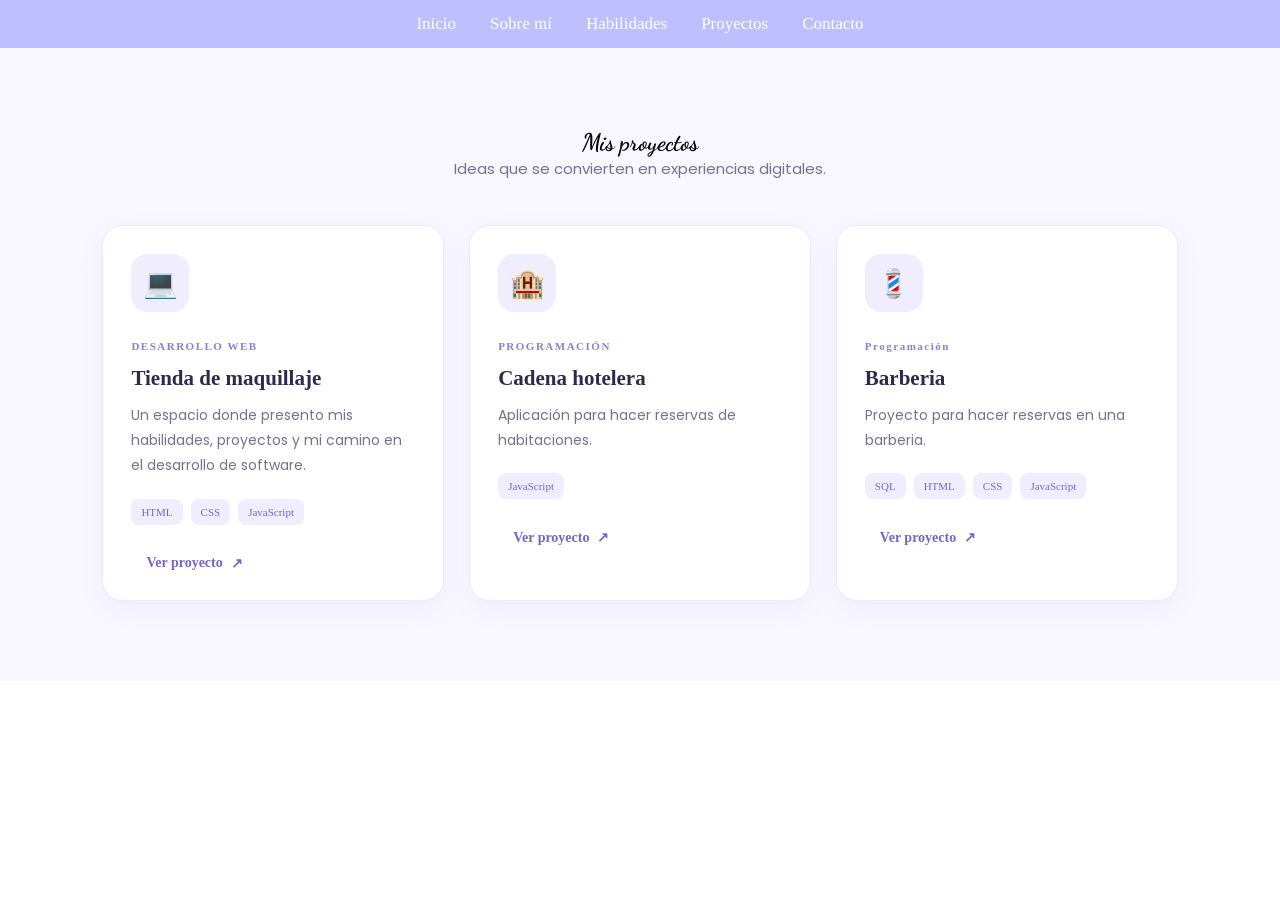
<file: proyects.html>
<!DOCTYPE html>
<html lang="en">
<head>
    <meta charset="UTF-8">
    <meta name="viewport" content="width=device-width, initial-scale=1.0">
    <link rel="stylesheet" href="./css/projects.css">
        <link href="https://fonts.googleapis.com/css2?family=Poppins:wght@300;400;500;600;700&display=swap" rel="stylesheet">
    <link href="https://fonts.googleapis.com/css2?family=Dancing+Script:wght@400;500;600;700&display=swap" rel="stylesheet">
    <title>Document</title>
</head>
<body>
    <nav>
    <a href="index.html">Inicio</a>
    <a href="./Portafolio/Sobremi.html">Sobre mí</a>
    <a href="./Portafolio/Habilidades.html">Habilidades</a>
    <a href="./proyectos.html">Proyectos</a>
    <a href="./Portafolio/Contacto.html">Contacto</a>
</nav>
    
<section id="proyectos" class="seccion-proyectos">
    <div class="titulo-proyectos">
        <h1>Mis proyectos</h1>
        <p>Ideas que se convierten en experiencias digitales.</p>
    </div>

    <div class="contenedor-proyectos">

        <article class="tarjeta-proyecto">
            <div class="icono-proyecto">💻</div>
            <span class="categoria">DESARROLLO WEB</span>
            <h3>Tienda de maquillaje</h3>
            <p>Un espacio donde presento mis habilidades,
            proyectos y mi camino en el desarrollo de software.</p>
            <div class="tecnologias">
                <span>HTML</span>
                <span>CSS</span>
                <span>JavaScript</span>
            </div>
            <a href="https://github.com/YaritzaParra/Zib-" class="enlace-proyecto">
                Ver proyecto <span>↗</span>
            </a>
        </article>

        <article class="tarjeta-proyecto">
            <div class="icono-proyecto">🏨</div>
            <span class="categoria">PROGRAMACIÓN</span>
            <h3>Cadena hotelera</h3>
            <p>Aplicación para hacer reservas de habitaciones.</p>
            <div class="tecnologias">
                 <span>JavaScript</span>
            </div>
            <a href="https://github.com/YaritzaParra/CadenaHotelera" class="enlace-proyecto">
                Ver proyecto <span>↗</span>
            </a>
        </article>

        <article class="tarjeta-proyecto">
            <div class="icono-proyecto">💈</div>
            <span class="categoria">Programación</span>
            <h3>Barberia</h3>
            <p>Proyecto para hacer reservas en una barberia.</p>
            <div class="tecnologias">
                <span>SQL</span>
                <span>HTML</span>
                <span>CSS</span>
                <span>JavaScript</span>
            </div>
            <a href="https://github.com/YaritzaParra/barberiaprofe" class="enlace-proyecto">
                Ver proyecto <span>↗</span>
            </a>
        </article>

    </div>
</section>



</body>
</html>
</file>
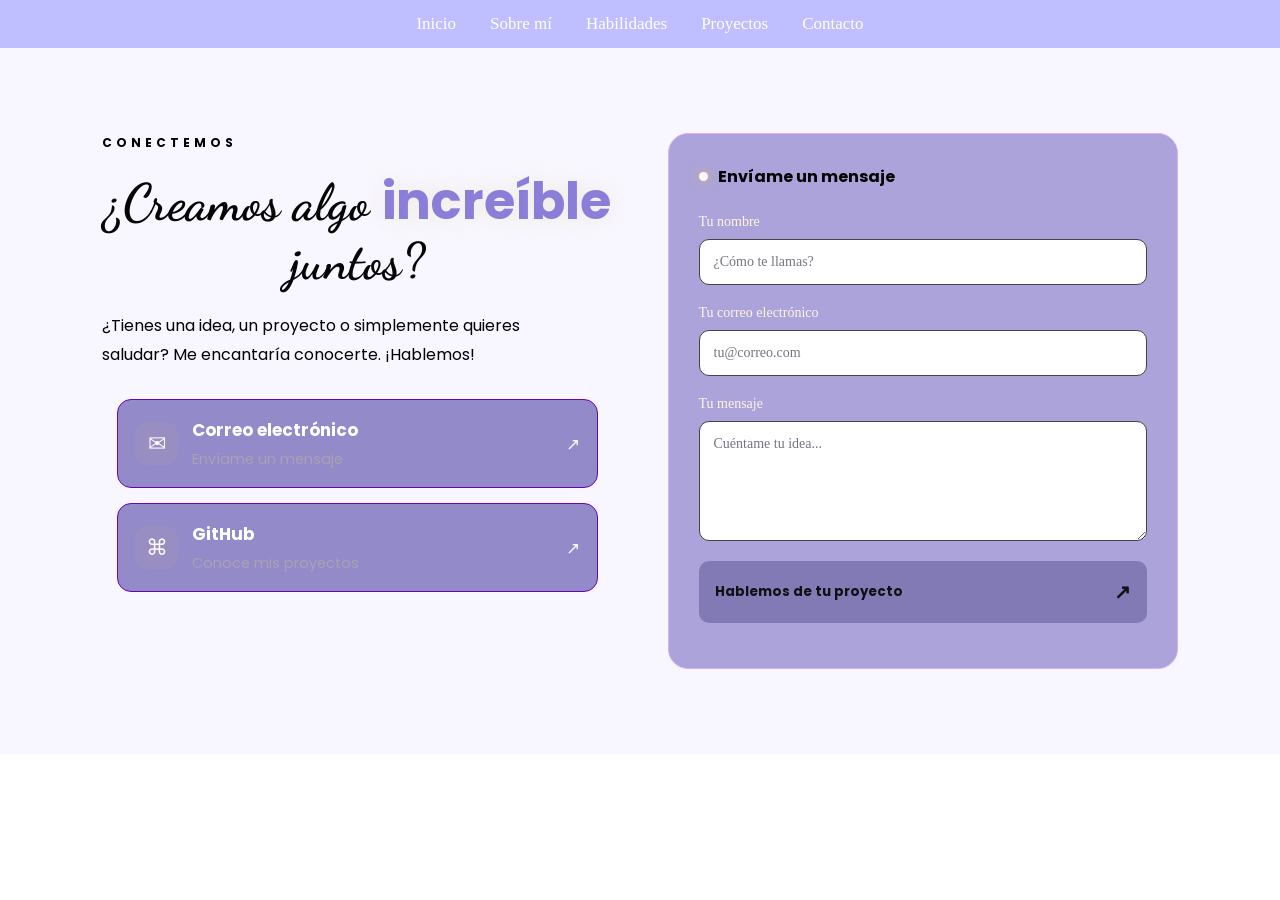
<file: Portafolio/Contacto.html>
<!DOCTYPE html>
<html lang="en">
<head>
    <meta charset="UTF-8">
    <meta name="viewport" content="width=device-width, initial-scale=1.0">
      <link rel="stylesheet" href="../css/index.css">
      <link rel="stylesheet" href="../js/Contacto.js">
      <link rel="stylesheet" href="../css/Contacto.css">
            <link href="https://fonts.googleapis.com/css2?family=Poppins:wght@300;400;500;600;700&display=swap" rel="stylesheet">
      <link href="https://fonts.googleapis.com/css2?family=Dancing+Script:wght@400;500;600;700&display=swap" rel="stylesheet">
    <title>Document</title>
</head>
<body>
    <nav>
    <a href="../index.html">Inicio</a>
    <a href="./Sobremi.html">Sobre mí</a>
    <a href="./Habilidades.html">Habilidades</a>
    <a href="../proyects.html">Proyectos</a>
    <a href="./Contacto.html">Contacto</a>
</nav>
<section class="contacto" id="contacto">

    <div class="contacto-info">
        <span class="etiqueta">CONECTEMOS</span>

        <h2>¿Creamos algo <span>increíble</span> juntos?</h2>

        <p>
            ¿Tienes una idea, un proyecto o simplemente quieres
            saludar? Me encantaría conocerte. ¡Hablemos!
        </p>

        <div class="tarjetas-contacto">
            <a href="https://workspace.google.com/intl/es-419/gmail/"
               class="tarjeta-contacto">
                <span class="icono">✉</span>
                <span>
                    <strong>Correo electrónico</strong>
                    <small>Envíame un mensaje</small>
                </span>
                <span class="flecha">↗</span>
            </a>

            <a href="https://github.comhttps//github.com/YaritzaParra"
               target="_blank"
               rel="noopener noreferrer"
               class="tarjeta-contacto">
                <span class="icono">⌘</span>
                <span>
                    <strong>GitHub</strong>
                    <small>Conoce mis proyectos</small>
                </span>
                <span class="flecha">↗</span>
            </a>
        </div>
    </div>

    <form class="formulario-contacto" id="formContacto">

        <div class="formulario-titulo">
            <span class="punto"></span>
            <span>Envíame un mensaje</span>
        </div>

        <div class="campo">
            <label for="nombre">Tu nombre</label>
            <input type="text" id="nombre"
                   placeholder="¿Cómo te llamas?" required>
        </div>

        <div class="campo">
            <label for="correo">Tu correo electrónico</label>
            <input type="email" id="correo"
                   placeholder="tu@correo.com" required>
        </div>

        <div class="campo">
            <label for="mensaje">Tu mensaje</label>
            <textarea id="mensaje"
                      placeholder="Cuéntame tu idea..."
                      required></textarea>
        </div>

        <button type="submit" id="btnEnviar">
            <span>Hablemos de tu proyecto</span>
            <span class="flecha-boton">↗</span>
        </button>

        <p id="respuestaContacto" role="status"
           aria-live="polite"></p>

    </form>

</section>
</body>
</html>
</file>
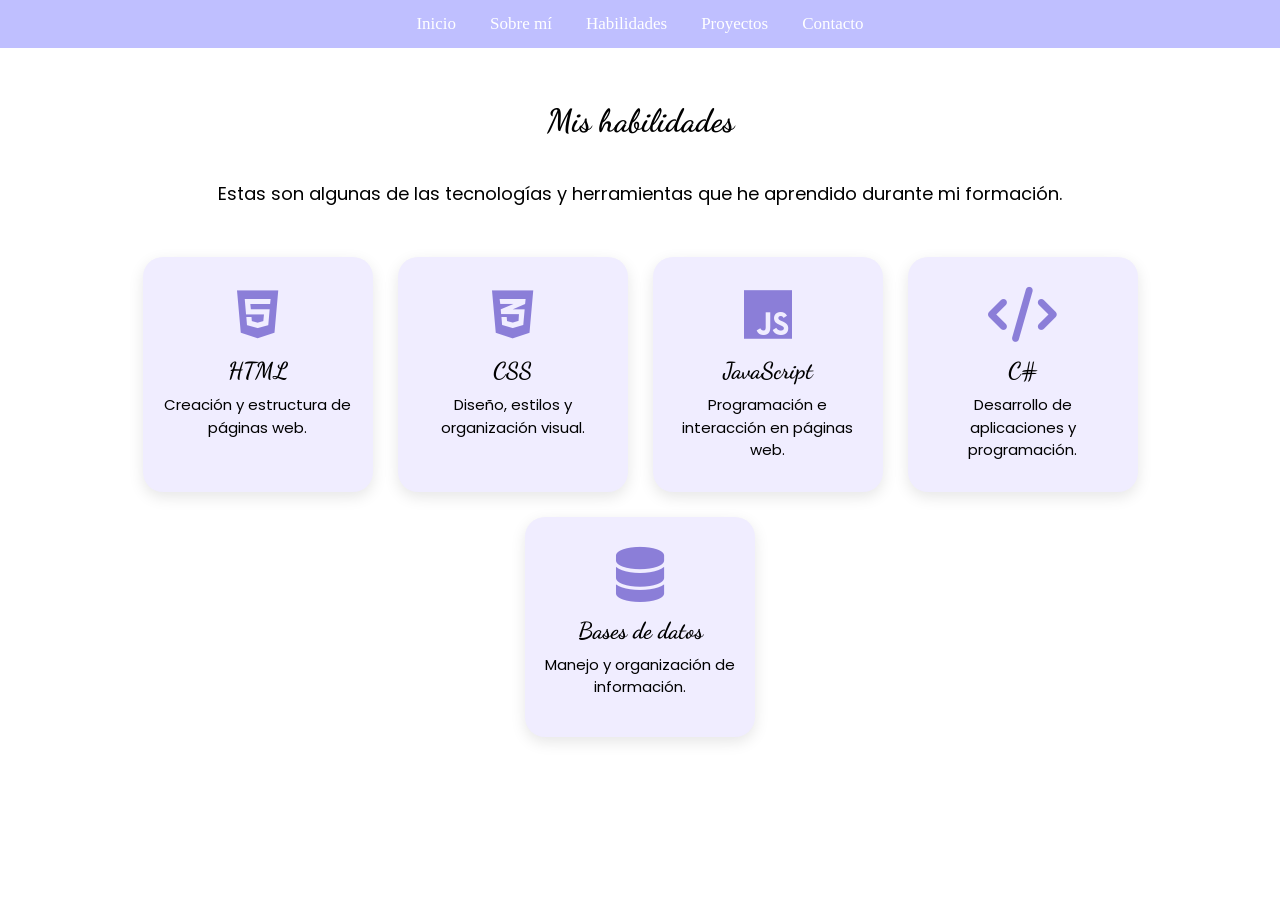
<file: Portafolio/Habilidades.html>
<!DOCTYPE html>
<html lang="en">
<head>
    <meta charset="UTF-8">
    <meta name="viewport" content="width=device-width, initial-scale=1.0">
      <link rel="stylesheet" href="../css/index.css">
      <link href="https://fonts.googleapis.com/css2?family=Poppins:wght@300;400;500;600;700&display=swap" rel="stylesheet">
      <link href="https://fonts.googleapis.com/css2?family=Dancing+Script:wght@400;500;600;700&display=swap" rel="stylesheet">
      <link rel="stylesheet" href="../css/Habilidades.css">
      <link rel="stylesheet"
        href="https://cdnjs.cloudflare.com/ajax/libs/font-awesome/6.5.2/css/all.min.css">
    <title>Document</title>
</head>
<body>
    <nav>
    <a href="../index.html">Inicio</a>
    <a href="./Sobremi.html">Sobre mí</a>
    <a href="./Habilidades.html">Habilidades</a>
    <a href="../proyects.html">Proyectos</a>
    <a href="./Contacto.html">Contacto</a>
    </nav>

    <br><br><br>

        <h1>Mis habilidades</h1>
        <section class="habilidades">

        <p class="descripcion">
            Estas son algunas de las tecnologías y herramientas
            que he aprendido durante mi formación.
        </p>


        <div class="contenedor-tarjetas">

            <!-- HTML -->
            <div class="tarjeta">
                <i class="fa-brands fa-html5 icono"></i>

                <h2>HTML</h2>

                <p>
                    Creación y estructura de páginas web.
                </p>
            </div>


            <!-- CSS -->
            <div class="tarjeta">
                <i class="fa-brands fa-css3-alt icono"></i>

                <h2>CSS</h2>

                <p>
                    Diseño, estilos y organización visual.
                </p>
            </div>


            <!-- JavaScript -->
            <div class="tarjeta">
                <i class="fa-brands fa-js icono"></i>

                <h2>JavaScript</h2>

                <p>
                    Programación e interacción en páginas web.
                </p>
            </div>


            <!-- C# -->
            <div class="tarjeta">
                <i class="fa-solid fa-code icono"></i>

                <h2>C#</h2>

                <p>
                    Desarrollo de aplicaciones y programación.
                </p>
            </div>


            <!-- Bases de datos -->
            <div class="tarjeta">
                <i class="fa-solid fa-database icono"></i>

                <h2>Bases de datos</h2>

                <p>
                    Manejo y organización de información.
                </p>
            </div>

        </div>

    </section>

</body>
</html>
</file>
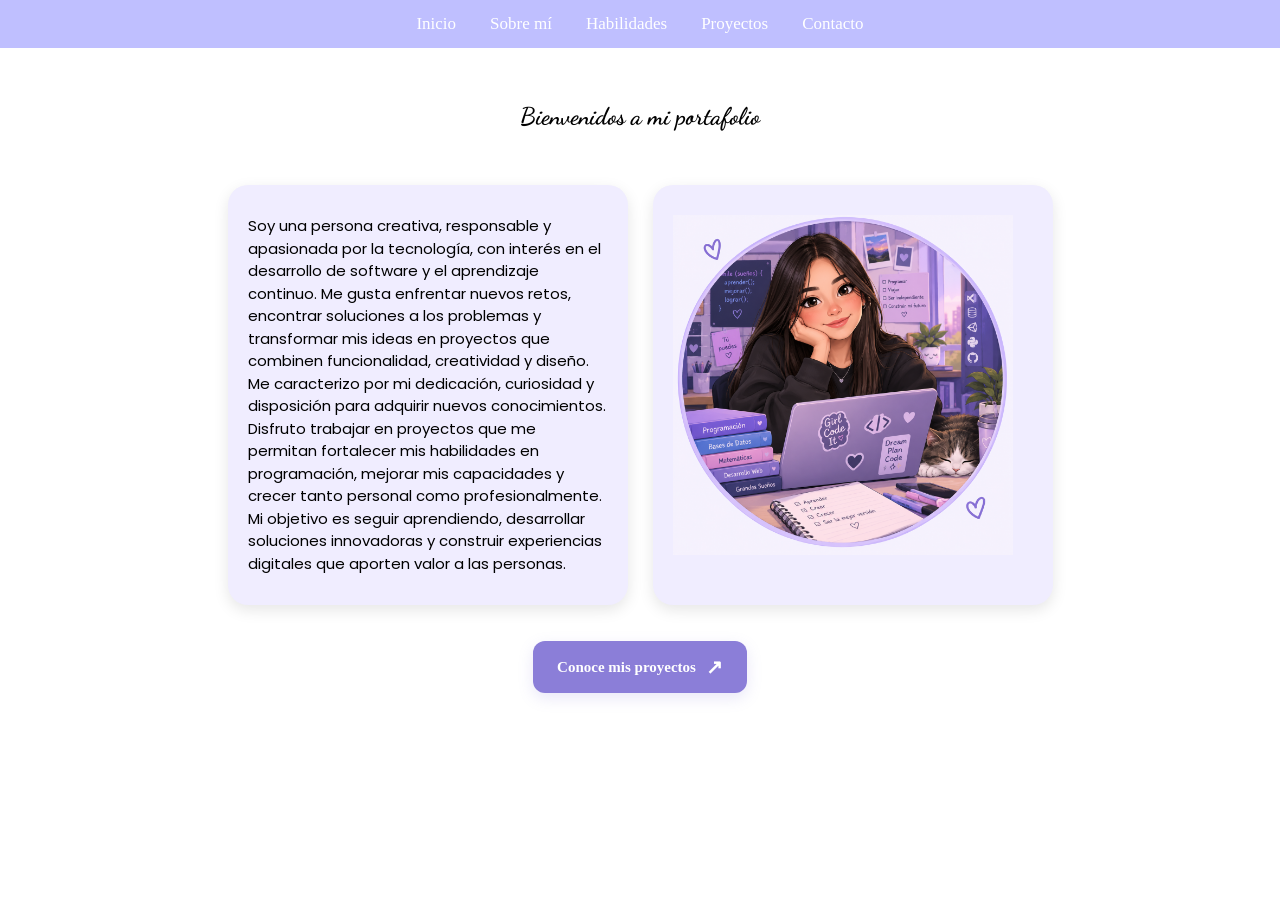
<file: Portafolio/Sobremi.html>
<!DOCTYPE html>
<html lang="en">
<head>
    <meta charset="UTF-8">
    <meta name="viewport" content="width=device-width, initial-scale=1.0">
      <link rel="stylesheet" href="../css/index.css">
      <link rel="stylesheet" href="../css/Sobremi.css">
      <link href="https://fonts.googleapis.com/css2?family=Poppins:wght@300;400;500;600;700&display=swap" rel="stylesheet">
      <link href="https://fonts.googleapis.com/css2?family=Dancing+Script:wght@400;500;600;700&display=swap" rel="stylesheet">
      <link rel="stylesheet"
        href="https://cdnjs.cloudflare.com/ajax/libs/font-awesome/6.5.2/css/all.min.css">
    <title>Document</title>
</head>
<body>
    <nav>
    <a href="../index.html">Inicio</a>
    <a href="./Sobremi.html">Sobre mí</a>
    <a href="./Habilidades.html">Habilidades</a>
    <a href="../proyects.html">Proyectos</a>
    <a href="./Contacto.html">Contacto</a>
</nav>

<br><br><br>
    <h2>Bienvenidos a mi portafolio</h2>
<br><br><br>

    <div class="contenedor-tarjetas">
            <div class="tarjeta">

                <p>
                    Soy una persona creativa, responsable y apasionada por la tecnología, con interés en el desarrollo de software y el aprendizaje continuo. Me gusta enfrentar nuevos retos, encontrar soluciones a los problemas y transformar mis ideas en proyectos que combinen funcionalidad, creatividad y diseño.

                    Me caracterizo por mi dedicación, curiosidad y disposición para adquirir nuevos conocimientos. Disfruto trabajar en proyectos                     que me permitan fortalecer mis habilidades en programación, mejorar mis capacidades y crecer tanto personal como                     profesionalmente.

                    Mi objetivo es seguir aprendiendo, desarrollar soluciones innovadoras y construir experiencias digitales que aporten valor a las                     personas.
                </p>
            </div>

            <div class="tarjeta">
                <img src="../img/Chica creativa en su rincón de código.png" alt="">
            </div>

    </div>
<br><br>
             <center>
                <a href="../proyects.html" class="btn-proyectos">
             Conoce mis proyectos
             <span>↗</span>
             </a>
             </center>               


</body>
</html>
</file>
<file: css/projects.css>
* {
    margin: 0;
    padding: 0;
    box-sizing: border-box;
}

body {
    margin: 0;

}

/* Menú */
nav {
    background-color: #bfbfff;
    padding: 14px;
    text-align: center;
}

.navbar-brand {
    font-family: 'Dancing Script', cursive !important;
    font-size: 20px !important;
}

.fa-heart {
    font-size: 17px;
}
.navbar {
    padding: 3px 30px;
}

.navbar .nav-link {
    font-size: 16px;
}
/* Enlaces del menú */
a {
    color: white;
    text-decoration: none;
    margin: 0 15px;
    font-size: 17px;
}

/* Cuando paso el mouse */
a:hover {
    color: #8f70ff;
}

.navbar .nav-link {
     font-family: 'Poppins', sans-serif;
    color: white !important;
}

.navbar .nav-link:hover {
    color: #6c5ce7 !important;
}

.navbar .navbar-brand {
    color: white !important;
}


.seccion-proyectos {
    padding: 80px 8%;
    background-color: #f8f7ff;
}

.titulo-proyectos {
    text-align: center;
    margin-bottom: 45px;
}

.titulo-proyectos span {
    color: #8b7ed8;
    font-size: 12px;
    font-weight: bold;
    letter-spacing: 3px;
}

.titulo-proyectos h2 {
    color: #30284d;
    font-size: 36px;
    margin: 12px 0;
}

.titulo-proyectos p {
    color: #77718e;
    font-size: 15px;
}

.contenedor-proyectos {
    display: grid;
    grid-template-columns: repeat(3, minmax(0, 1fr));
    gap: 25px;
    max-width: 1150px;
    margin: 0 auto;
}

.tarjeta-proyecto {
    background: #ffffff;
    border: 1px solid #ece7ff;
    border-radius: 20px;
    padding: 28px;
    box-shadow: 0 8px 25px #8b7ed815;
    transition: transform 0.3s ease,
                box-shadow 0.3s ease;
}

.tarjeta-proyecto:hover {
    transform: translateY(-8px);
    box-shadow: 0 15px 35px #8b7ed830;
}

.icono-proyecto {
    width: 58px;
    height: 58px;
    display: flex;
    align-items: center;
    justify-content: center;
    background: #f0edff;
    border-radius: 16px;
    font-size: 28px;
    margin-bottom: 24px;
}

.categoria {
    color: #8b7ed8;
    font-size: 11px;
    font-weight: bold;
    letter-spacing: 1.5px;
}

.tarjeta-proyecto h3 {
    color: #30284d;
    font-size: 21px;
    margin: 12px 0;
}

.tarjeta-proyecto p {
    color: #77718e;
    font-size: 14px;
    line-height: 1.8;
}

.tecnologias {
    display: flex;
    flex-wrap: wrap;
    gap: 8px;
    margin: 20px 0;
}

.tecnologias span {
    background: #f0edff;
    color: #7566c5;
    padding: 7px 10px;
    border-radius: 8px;
    font-size: 11px;
}

.enlace-proyecto {
    display: inline-flex;
    align-items: center;
    gap: 8px;
    color: #7566c5;
    font-size: 14px;
    font-weight: bold;
    text-decoration: none;
    margin-top: 10px;
}

.enlace-proyecto span {
    transition: transform 0.3s ease;
}

.enlace-proyecto:hover span {
    transform: translate(4px, -4px);
}

@media (max-width: 900px) {
    .contenedor-proyectos {
        grid-template-columns: repeat(2, minmax(0, 1fr));
    }
}

@media (max-width: 600px) {
    .seccion-proyectos {
        padding: 55px 6%;
    }

    .contenedor-proyectos {
        grid-template-columns: 1fr;
    }

    .titulo-proyectos h2 {
        font-size: 30px;
    }
}
h1{
    text-align: center;
        font-family: 'Dancing Script', cursive !important;
}
p{
    font-family: 'Poppins', sans-serif;
}

h2{
    text-align: center;
        font-family: 'Dancing Script', cursive !important;
}
</file>
<file: css/index.css>
/* Menú */
* {
    margin: 0;
    padding: 0;
    box-sizing: border-box;
}

body {
    margin: 0;

}

nav {
    background-color: #bfbfff;
    padding: 14px;
    text-align: center;
}

.navbar-brand {
    font-family: 'Dancing Script', cursive !important;
    font-size: 20px !important;
}

.corazon {
    font-size: 20px;
    animation: latido 1s infinite;
}

@keyframes latido {
    0% {
        transform: scale(1);
    }

    50% {
        transform: scale(1.2);
    }

    100% {
        transform: scale(1);
    }
}
.navbar {
    padding: 3px 30px;
}

.navbar .nav-link {
    font-size: 16px;
}
/* Enlaces del menú */
a {
    color: white;
    text-decoration: none;
    margin: 0 15px;
    font-size: 17px;
}

/* Cuando paso el mouse */
a:hover {
    color: #8f70ff;
}

.navbar .nav-link {
     font-family: 'Poppins', sans-serif;
    color: white !important;
}

.navbar .nav-link:hover {
    color: #6c5ce7 !important;
}

.navbar .navbar-brand {
    color: white !important;
}
.inicio {
    background-image: 
        linear-gradient(rgba(255, 255, 255, 0.7), 
                        rgba(255, 255, 255, 0.7)),
        url("../img/ChatGPT\ Image\ 13\ sept\ 2026\,\ 20_12_40.png");

    background-size: cover;
    background-position: center;

    min-height: 680px;

    display: flex;
    justify-content: space-between;
    align-items: center;

    padding: 40px 100px;
}

.texto-inicio {
    width: 60%;
    text-align: right;
}

.imagen-inicio {
    width: 50%;
    text-align: center;
}

.imagen-inicio img {
    width: 400px;
}
p{
    font-family: 'Poppins', sans-serif;
}
h1{
    font-family: 'Poppins', sans-serif;
}
</file>
<file: css/Contacto.css>
/* SECCION CONTACTO */

.contacto {
    position: relative;
    overflow: hidden;
    isolation: isolate;
    display: grid;
    grid-template-columns: 1fr 1fr;
    gap: 55px;
    padding: 85px 8%;
    background: #f8f7ff;
    color: #050505;
}

/* Luz dorada de fondo */

.contacto::before {
    content: "";
    position: absolute;
    width: 350px;
    height: 350px;
    top: -150px;
    left: -100px;
    filter: blur(90px);
    border-radius: 50%;
    pointer-events: none;
    z-index: -1;
}



/* INFORMACION */

.contacto-info,
.formulario-contacto {
    position: relative;
    z-index: 1;
    animation: aparecer 1s ease both;
}

.contacto-info {
    animation-delay: 0.1s;
}

.formulario-contacto {
    animation-delay: 0.3s;
}

@keyframes aparecer {
    from {
        opacity: 0;
        transform: translateY(25px);
    }

    to {
        opacity: 1;
        transform: translateY(0);
    }
}

.etiqueta {
    color: #000000;
    font-size: 12px;
    letter-spacing: 4px;
    font-weight: bold;
}

.contacto-info h2 {
    margin: 20px 0;
    font-size: clamp(34px, 4vw, 52px);
    line-height: 1.15;
}

.contacto-info h2 span {
    color: #8b7ed8;
    text-shadow: 0 0 25px #D7B66D35;
}

.contacto-info > p {
    color: #010101;
    line-height: 1.8;
    max-width: 440px;
}

/* TARJETAS */

.tarjetas-contacto {
    display: flex;
    flex-direction: column;
    gap: 15px;
    margin-top: 30px;
}

.tarjeta-contacto {
    display: flex;
    align-items: center;
    gap: 14px;
    padding: 17px;
    border: 1px solid #6a06ad;
    border-radius: 14px;
    background: #938aca;
    color: #fffefe;
    text-decoration: none;
    transition: 0.35s ease;
}

.tarjeta-contacto:hover {
    transform: translateX(8px);
    border-color: #fff8f8;
    box-shadow: 0 0 22px #ffffff15;
}

.icono {
    display: grid;
    place-items: center;
    width: 43px;
    height: 43px;
    flex-shrink: 0;
    border-radius: 12px;
    background: #D7B66D18;
    color: #fff8f8;
    font-size: 22px;
}

.tarjeta-contacto strong,
.tarjeta-contacto small {
    display: block;
}

.tarjeta-contacto small {
    margin-top: 6px;
    color: #A9A2B0;
}

.flecha {
    margin-left: auto;
    color: #fff8f8;
    transition: transform 0.3s;
}

.tarjeta-contacto:hover .flecha {
    transform: translate(3px, -3px);
}

/* FORMULARIO */

.formulario-contacto {
    padding: 30px;
    border: 1px solid #deadff;
    border-radius: 20px;
    background: #aba3d9;
    box-shadow: 0 15px 50px #fffafa25;
}

.formulario-titulo {
    display: flex;
    align-items: center;
    gap: 10px;
    margin-bottom: 25px;
    font-weight: bold;
}

.punto {
    width: 9px;
    height: 9px;
    border-radius: 50%;
    background: #fff6f6;
    box-shadow: 0 0 12px #D7B66D;
    animation: pulso 2s infinite;
}

@keyframes pulso {
    50% {
        box-shadow: 0 0 20px #fffefc;
        opacity: 0.6;
    }
}

.campo {
    display: flex;
    flex-direction: column;
    gap: 9px;
    margin-bottom: 20px;
}

.campo label {
    color: #fff6e5;
    font-size: 14px;
}

.campo input,
.campo textarea {
    width: 100%;
    padding: 14px;
    border: 1px solid #48414D;
    border-radius: 10px;
    color: #F7F2E9;
    font-family: inherit;
    font-size: 14px;
    outline: none;
    transition: 0.3s;
}

.campo input::placeholder,
.campo textarea::placeholder {
    color: #797381;
}

.campo input:focus,
.campo textarea:focus {
    border-color: #f3efe6;
    box-shadow: 0 0 0 3px #D7B66D18,
                0 0 18px #D7B66D10;
}

.campo textarea {
    min-height: 120px;
    resize: vertical;
}

/* BOTON CON BRILLO */

#btnEnviar {
    position: relative;
    overflow: hidden;
    display: flex;
    align-items: center;
    justify-content: space-between;
    gap: 12px;
    width: 100%;
    padding: 16px;
    border: none;
    border-radius: 10px;
    background: #817ab4;
    color: #101014;
    font-weight: bold;
    cursor: pointer;
    transition: 0.3s;
}

#btnEnviar::before {
    content: "";
    position: absolute;
    top: 0;
    left: -120%;
    width: 70%;
    height: 100%;
    background: linear-gradient(
        110deg,
        transparent,
        #fff3f390,
        transparent
    );
    transform: skewX(-20deg);
    transition: left 0.6s;
}

#btnEnviar:hover::before {
    left: 150%;
}

#btnEnviar:hover {
    transform: translateY(-3px);
    box-shadow: 0 8px 28px #D7B66D35;
    background: #7570a3;
}

#btnEnviar:disabled {
    opacity: 0.6;
    cursor: wait;
    transform: none;
}

.flecha-boton {
    font-size: 20px;
    transition: transform 0.3s;
}

#btnEnviar:hover .flecha-boton {
    transform: translate(4px, -4px);
}

#respuestaContacto {
    margin-top: 15px;
    color: #D7B66D;
    font-size: 14px;
    line-height: 1.6;
}

#respuestaContacto:not(:empty) {
    animation: aparecer 0.4s ease;
}

/* CELULARES */

@media (max-width: 750px) {
    .contacto {
        grid-template-columns: 1fr;
        gap: 35px;
        padding: 45px 22px;
    }

    .contacto-info h2 {
        font-size: 36px;
    }

    .formulario-contacto {
        padding: 22px;
    }
}

/* RESPETAR PREFERENCIAS DE MOVIMIENTO */

@media (prefers-reduced-motion: reduce) {
    .particulas span,
    .punto {
        animation: none;
    }

    .contacto-info,
    .formulario-contacto {
        animation: none;
    }

    * {
        scroll-behavior: auto !important;
        transition-duration: 0.01ms !important;
    }
}

h1{
    text-align: center;
        font-family: 'Dancing Script', cursive !important;
}
p{
    font-family: 'Poppins', sans-serif;
}

h2{
    text-align: center;
        font-family: 'Dancing Script', cursive !important;
}
span{
     font-family: 'Poppins', sans-serif;
}
</file>
<file: css/Habilidades.css>
* {
    margin: 0;
    padding: 0;
    box-sizing: border-box;
}

body {
    margin: 0;

}

.habilidades {
    text-align: center;
    padding: 40px 40px 60px 40px;
}
.descripcion {
    font-size: 18px;
    margin-bottom:50px;
}


/* CONTENEDOR */

.contenedor-tarjetas {
    display: flex;
    justify-content: center;
    flex-wrap: wrap;
    gap: 25px;
}


/* TARJETAS */

.tarjeta {
    width: 230px;
    min-height: 220px;

    padding: 30px 20px;

    background-color: #f0edff;

    border-radius: 20px;

    box-shadow: 0 5px 15px rgba(0, 0, 0, 0.10);

    transition: all 0.3s ease;
}


/* ICONOS */

.icono {
    font-size: 55px;
    color: #8b7ed8;

    margin-bottom: 15px;
}


/* TITULO */

.tarjeta h2 {
    font-size: 23px;
    margin-bottom: 10px;
}


/* TEXTO */

.tarjeta p {
    font-size: 15px;
    line-height: 1.5;
}


/* ANIMACIÓN */

.tarjeta:hover {
    transform: translateY(-10px);

    box-shadow: 0 12px 25px rgba(0, 0, 0, 0.18);
}


/* ANIMACIÓN DEL ÍCONO */

.tarjeta:hover .icono {
    transform: scale(1.15);
}

.icono {
    transition: transform 0.3s ease;
}
h1{
    text-align: center;
        font-family: 'Dancing Script', cursive !important;
}
p{
    font-family: 'Poppins', sans-serif;
}

h2{
    text-align: center;
        font-family: 'Dancing Script', cursive !important;
}
</file>
<file: css/Sobremi.css>
.contenedor-tarjetas {
    display: flex;
    justify-content: center;
    flex-wrap: wrap;
    gap: 25px;
}


/* TARJETAS */

.tarjeta {
    width: 400px;
    min-height: 110px;

    padding: 30px 20px;

    background-color: #f0edff;

    border-radius: 20px;

    box-shadow: 0 5px 15px rgba(0, 0, 0, 0.10);

    transition: all 0.3s ease;
}

img{

    width: 340px;
}

/* ICONOS */

.icono {
    font-size: 55px;
    color: #8b7ed8;

    margin-bottom: 15px;
}


/* TITULO */

.tarjeta h2 {
    font-size: 23px;
    margin-bottom: 10px;
}


/* TEXTO */

.tarjeta p {
    font-size: 15px;
    line-height: 1.5;
}


/* ANIMACIÓN */

.tarjeta:hover {
    transform: translateY(-10px);

    box-shadow: 0 12px 25px rgba(0, 0, 0, 0.18);
}


/* ANIMACIÓN DEL ÍCONO */

.tarjeta:hover .icono {
    transform: scale(1.15);
}

.icono {
    transition: transform 0.3s ease;
}
h1{
    text-align: center;
        font-family: 'Dancing Script', cursive !important;
}
p{
    font-family: 'Poppins', sans-serif;
}
h2{
    text-align: center;
        font-family: 'Dancing Script', cursive !important;
}


.btn-proyectos {
    display: inline-flex;
    align-items: center;
    gap: 10px;
    padding: 14px 24px;
    background-color: #8b7ed8;
    color: white;
    text-decoration: none;
    border-radius: 12px;
    font-weight: 600;
    font-size: 15px;
    transition: all 0.3s ease;
    box-shadow: 0 5px 15px #8b7ed830;
}

.btn-proyectos:hover {
    background-color: #7566c5;
    transform: translateY(-3px);
    box-shadow: 0 8px 20px #8b7ed850;
}

.btn-proyectos span {
    font-size: 20px;
    transition: transform 0.3s ease;
}

.btn-proyectos:hover span {
    transform: translate(3px, -3px);
}
</file>
